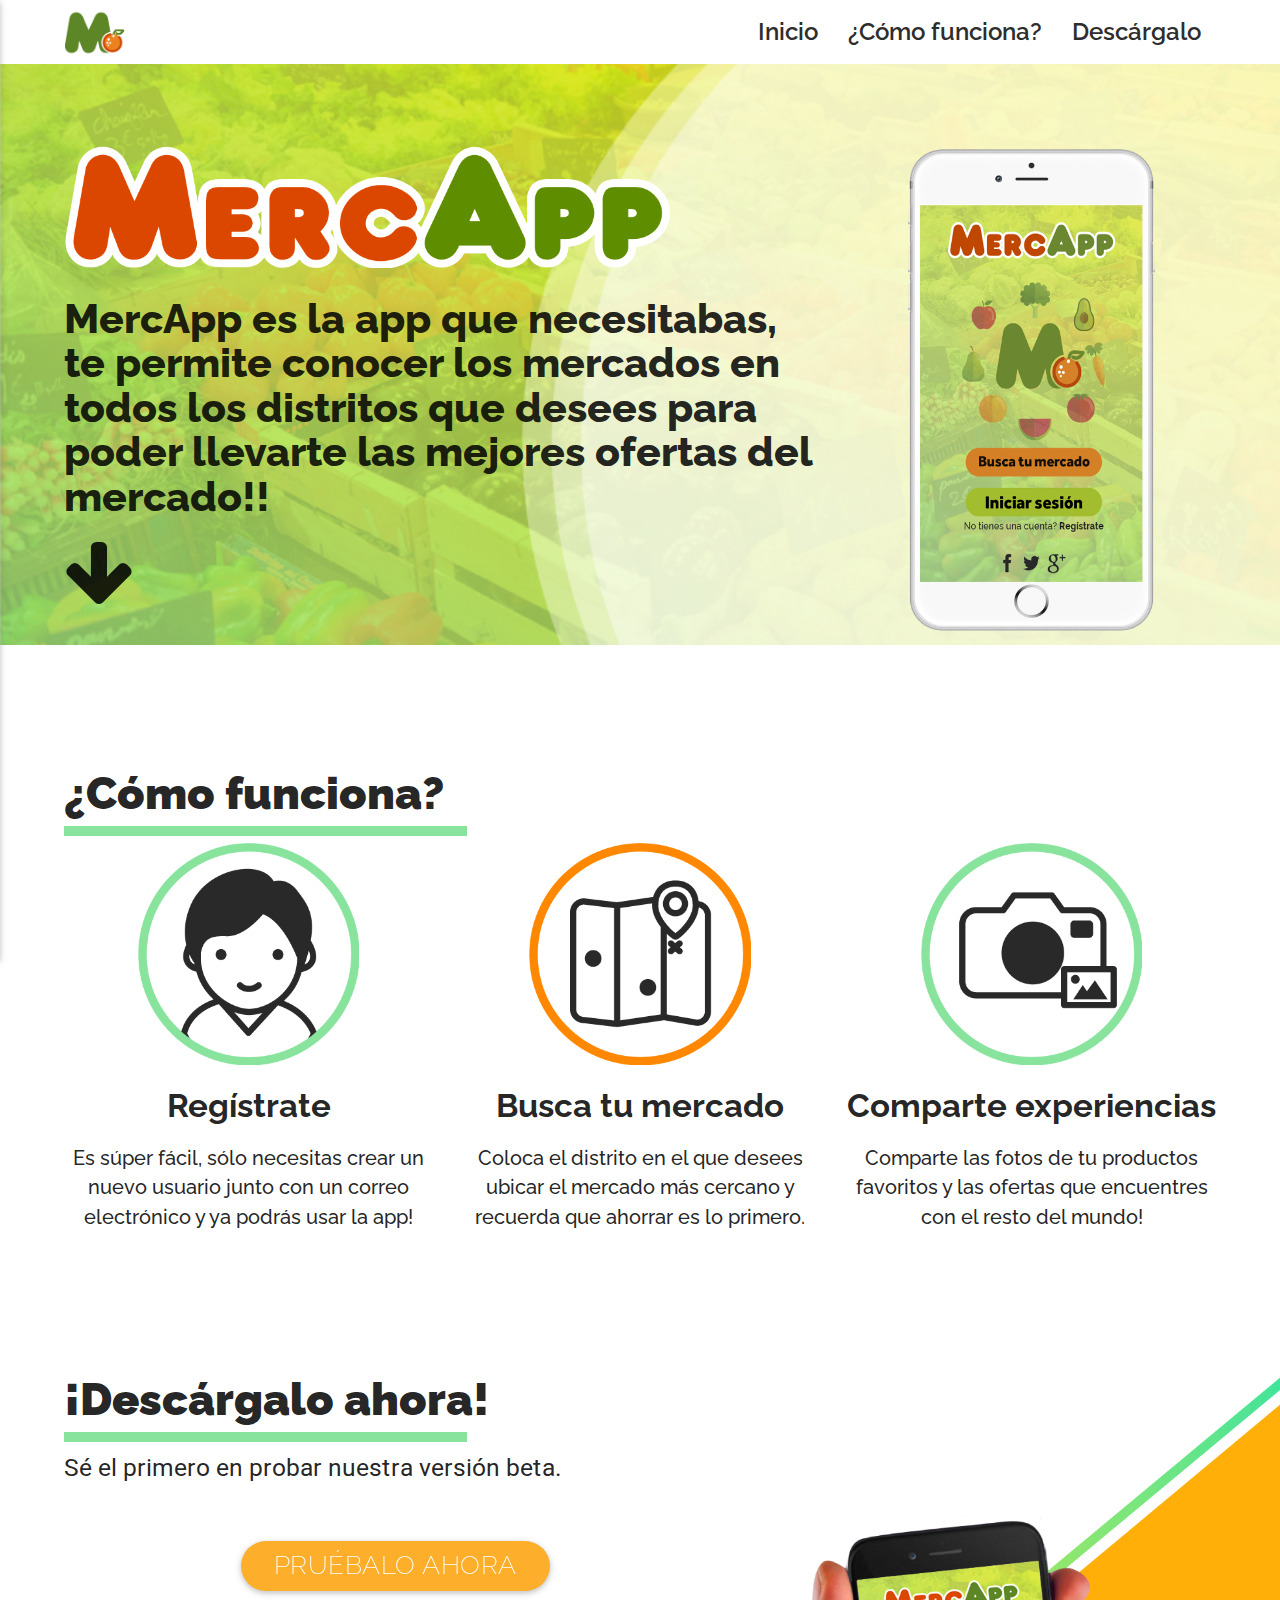
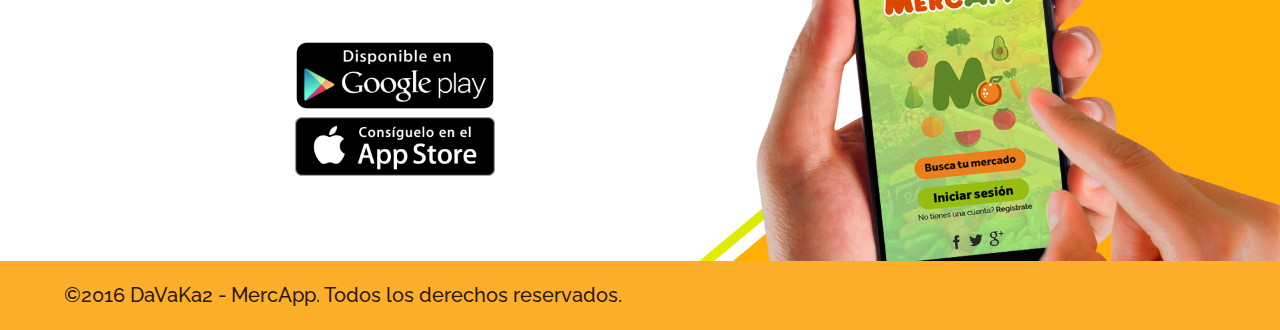
<file: index.html>
<!DOCTYPE html>
<html lang="es-PE">
  <head>
    <meta charset="UTF-8">
    <meta name="viewport" content="width=device-width, initial-scale=1">
    <meta http-equiv="X-UA-Compatible" content="IE=edge,chrome=1">
    <meta name="description" content="">
    <title>MercApp</title>
    <link href="https://fonts.googleapis.com/css?family=Raleway:400,900,800,700,500,600" rel="stylesheet" type="text/css">
    <link rel="shortcut icon" type="image/png" href="assets/imagenes/logo-ma.png">
    <link rel="stylesheet" type="text/css" href="assets/css/font-awesome.min.css">
    <link rel="stylesheet" type="text/css" href="assets/css/font-awesome.css">
    <link rel="stylesheet" type="text/css" href="assets/css/materialize.min.css">
    <link rel="stylesheet" type="text/css" href="assets/css/materialize.css">
    <link rel="stylesheet" type="text/css" href="assets/css/index.css">
  </head>
  <body>
    <header>
      <nav>
        <div class="container">
          <div class="nav-wrapper"><a href="#" class="brand-logo"> <img src="assets/imagenes/logo-ma.png"></a><a href="#" data-activates="mobile-demo" class="button-collapse"><i class="material-icons"> <img src="assets/imagenes/menu.png"></i></a>
            <ul class="right hide-on-med-and-down">
              <li><a href="index.html">Inicio</a></li>
              <li><a href="#services">¿Cómo funciona?</a></li>
              <li><a href="#download">Descárgalo</a></li>
            </ul>
            <ul id="mobile-demo" class="side-nav">
              <li><a href="index.html">Inicio</a></li>
              <li><a href="#services">¿Cómo funciona?</a></li>
              <li><a href="#download">Descárgalo</a></li>
            </ul>
          </div>
        </div>
      </nav>
    </header>
    <section id="indexbg">
      <div class="container">
        <div class="row">
          <div class="col m8"><img src="assets/imagenes/logowebmapp.png" class="imglogo">
            <h3>MercApp es la app que necesitabas, te permite conocer los mercados en todos los distritos que desees para poder llevarte las mejores ofertas del mercado!!</h3><i class="fa fa-arrow-down center"></i>
          </div>
          <div class="col m4 center"><img src="assets/imagenes/iphone.png" class="imgiphone"></div>
        </div>
      </div>
    </section>
    <section id="services">
      <div class="container">
        <h2>¿Cómo funciona?</h2>
        <hr>
        <div class="row">
          <div class="col m4 center"><img src="assets/imagenes/icon1.png">
            <h4>Regístrate</h4>
            <p>Es súper fácil, sólo necesitas crear un nuevo usuario junto con un correo electrónico y ya podrás usar la app!</p>
          </div>
          <div class="col m4 center"><img src="assets/imagenes/icon2.png">
            <h4>Busca tu mercado</h4>
            <p>Coloca el distrito en el que desees ubicar el mercado más cercano y recuerda que ahorrar es lo primero.</p>
          </div>
          <div class="col m4 center"><img src="assets/imagenes/icon3.png">
            <h4>Comparte experiencias</h4>
            <p>Comparte las fotos de tu productos favoritos y las ofertas que encuentres con el resto del mundo!</p>
          </div>
        </div>
      </div>
    </section>
    <section id="download">
      <div class="container">
        <h2>¡Descárgalo ahora!</h2>
        <hr>
        <h5>Sé el primero en probar nuestra versión beta.</h5>
        <div class="row">
          <div class="col s12 m7">
            <div class="col s6 offset-s3"><a href="home.html" class="btn waves-effect waves-light">Pruébalo ahora</a></div>
          </div>
        </div>
        <div class="row downbtn">
          <div class="col s12 m7">
            <div class="row center">
              <div class="col s12"><img src="assets/imagenes/btnplaystore.png"></div>
              <div class="col s12"><img src="assets/imagenes/btnapple.png"></div>
            </div>
          </div>
        </div>
      </div>
    </section>
    <footer>
      <div class="container">
        <p>©2016 DaVaKa2 - MercApp. Todos los derechos reservados.</p>
      </div>
    </footer>
    <script type="text/javascript" src="https://code.jquery.com/jquery-2.1.1.min.js"></script>
    <script type="text/javascript" src="assets/js/materialize.min.js"></script>
    <script type="text/javascript" src="assets/js/materialize.js"></script>
    <script type="text/javascript" src="assets/js/modal.js"></script>
  </body>
</html>
</file>
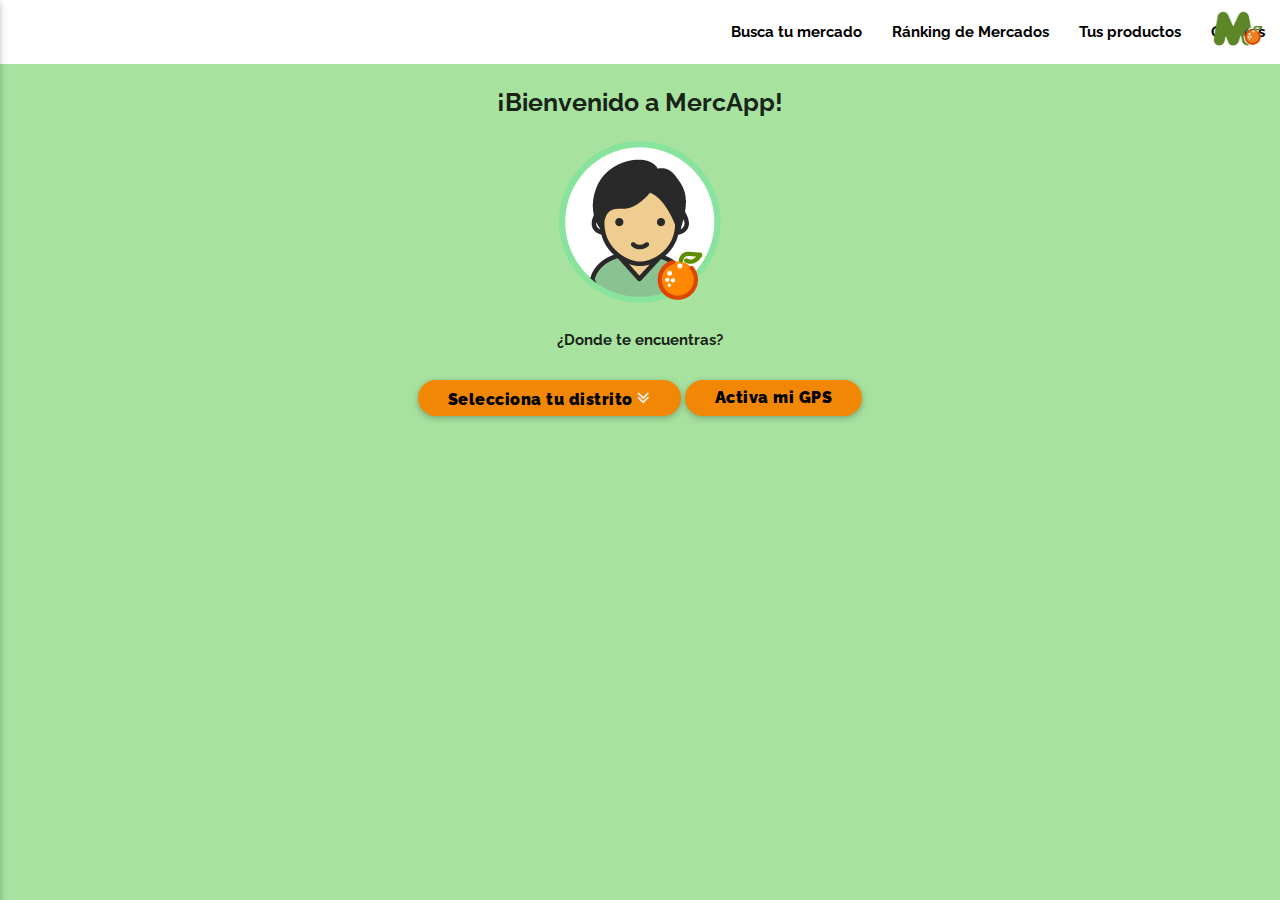
<file: bienvenido.html>
<!DOCTYPE html>
<html lang="es-PE">
  <head>
    <meta charset="UTF-8">
    <title>Bienvenido</title>
    <meta name="viewport" content="width=device-width, user-scalable=no, initial-scale=1.0, maximum-scale=1.0, minimum-scale=1.0">
    <link rel="shortcut icon" type="image/png" href="assets/imagenes/logo-ma.png">
    <link href="https://fonts.googleapis.com/css?family=Raleway:400,600,800,900,700" rel="stylesheet" type="text/css">
    <link rel="stylesheet" type="text/css" href="assets/css/font-awesome.min.css">
    <link rel="stylesheet" type="text/css" href="assets/css/font-awesome.css">
    <link rel="stylesheet" type="text/css" href="assets/css/materialize.css">
    <link rel="stylesheet" type="text/css" href="assets/css/materialize.min.css">
    <link rel="stylesheet" type="text/css" href="assets/css/main.css">
  </head>
  <body>
    <nav>
      <div class="nav-wrapper"><a href="home.html" class="brand-logo right"><img src="assets/imagenes/logo-ma.png"></a><a href="#" data-activates="mobile-demo" class="button-collapse"><img src="assets/imagenes/menu.png" alt=""></a>
        <ul class="right hide-on-med-and-down">
          <li><a href="bienvenido.html">Busca tu mercado</a></li>
          <li><a href="listaSelecionaDistrito.html">Ránking de Mercados</a></li>
          <li><a href="#">Tus productos</a></li>
          <li><a href="Oferta.html">Ofertas</a></li>
        </ul>
        <ul id="mobile-demo" class="side-nav">
          <li><a>Invitado<i aria-hidden="true" class="fa fa-user"></i></a></li>
          <li><a href="bienvenido.html">Busca tu mercado</a></li>
          <li><a href="listaSelecionaDistrito.html">Ránking de Mercados</a></li>
          <li><a href="#">Tus productos</a></li>
          <li><a href="Oferta.html">Ofertas</a></li>
        </ul>
      </div>
    </nav>
    <section id="bienvenido">
      <h5>¡Bienvenido a MercApp!</h5><img src="assets/imagenes/iconproductos.png" alt="">
      <h6>¿Donde te encuentras?</h6><a href="#" data-activates="dropdown1" class="dropdown-button btn">Selecciona tu distrito <i class="fa fa-angle-double-down"></i></a>
      <ul id="dropdown1" class="dropdown-content">
        <li><a href="mapamercados.html">Lima</a></li>
        <li><a href="mapamercados.html">Ancón</a></li>
        <li><a href="mapamercados.html">Ate</a></li>
        <li><a href="mapamercados.html">Barranco</a></li>
        <li><a href="mapamercados.html">Breña</a></li>
        <li><a href="mapamercados.html">Carabayllo</a></li>
        <li><a href="mapamercados.html">Chaclacayo</a></li>
        <li><a href="mapamercados.html">Chorrillos</a></li>
        <li><a href="mapamercados.html">Cieneguilla	</a></li>
        <li><a href="mapamercados.html">Comas	</a></li>
        <li><a href="mapamercados.html">El Agustino	</a></li>
        <li><a href="mapamercados.html">Independencia	</a></li>
        <li><a href="#!">Jesus Maria	</a></li>
        <li><a href="mapamercados.html">La Molina	</a></li>
        <li><a href="mapamercados.html">La Victoria	</a></li>
        <li><a href="mapamercados.html">Lince	</a></li>
        <li><a href="mapamercados.html">Los Olivos</a></li>
        <li><a href="mapamercados.html">Lurigancho	</a></li>
        <li><a href="mapamercados.html">Lurin	</a></li>
        <li><a href="mapamercados.html">Magdalena del Mar	</a></li>
        <li><a href="mapamercados.html">Pueblo Libre</a></li>
        <li><a href="mapamercados.html">Miraflores	</a></li>
        <li><a href="mapamercados.html">Pachacamac	</a></li>
        <li><a href="mapamercados.html">Pucusana	</a></li>
        <li><a href="mapamercados.html">Puente Piedra	</a></li>
        <li><a href="mapamercados.html">Punta Hermosa	</a></li>
        <li><a href="mapamercados.html">Punta Negra	</a></li>
        <li><a href="mapamercados.html">Rimac	</a></li>
        <li><a href="mapamercados.html">San Bartolo	</a></li>
        <li><a href="mapamercados.html">San Borja	</a></li>
        <li><a href="mapamercados.html">San Isidro	</a></li>
        <li><a href="mapamercados.html">San Juan de Lurigancho</a></li>
        <li><a href="mapamercados.html">San Juan de Miraflores</a></li>
        <li><a href="mapamercados.html">San Luis	</a></li>
        <li><a href="mapamercados.html">San Martin de Porres	</a></li>
        <li><a href="mapamercados.html">San Miguel	</a></li>
        <li><a href="mapamercados.html">Santa Anita	</a></li>
        <li><a href="mapamercados.html">Santa Maria del Mar	</a></li>
        <li><a href="mapamercados.html">Santa Rosa	</a></li>
        <li><a href="mapamercados.html">Santiago de Surco</a></li>
        <li><a href="mapamercados.html">Surquillo	</a></li>
        <li><a href="mapamercados.html">Villa EL Salvador	</a></li>
        <li><a href="mapamercados.html">Villa Maria del Triunfo 				 																																										   </a></li>
      </ul><a href="mapaMercadoCercano.html" class="btn">Activa mi GPS		</a>
    </section>
    <script type="text/javascript" src="https://code.jquery.com/jquery-2.1.1.min.js"></script>
    <script type="text/javascript" src="assets/js/materialize.min.js"></script>
    <script type="text/javascript" src="assets/js/materialize.js"></script>
    <script type="text/javascript" src="assets/js/modal.js"></script>
  </body>
</html>
</file>
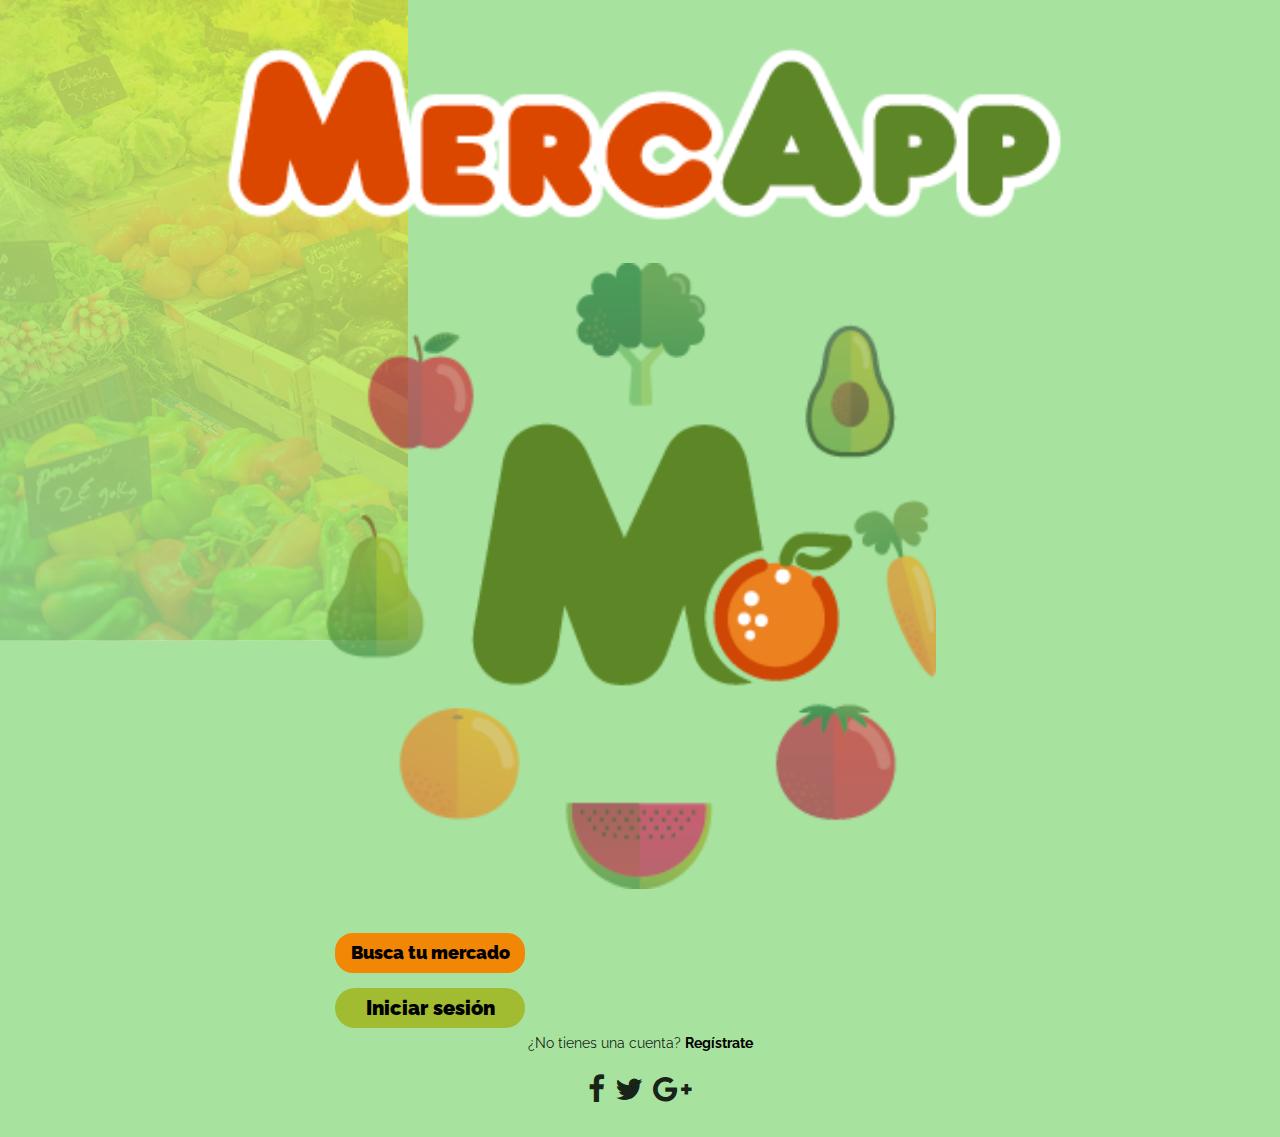
<file: home.html>
<!DOCTYPE html>
<html lang="es-PE">
  <head>
    <meta charset="UTF-8">
    <title>Home</title>
    <meta name="viewport" content="width=device-width, user-scalable=no, initial-scale=1.0, maximum-scale=1.0, minimum-scale=1.0">
    <link rel="shortcut icon" type="image/png" href="assets/imagenes/logo-ma.png">
    <link href="https://fonts.googleapis.com/css?family=Raleway:400,600,800,900,700" rel="stylesheet" type="text/css">
    <link rel="stylesheet" type="text/css" href="assets/css/font-awesome.min.css">
    <link rel="stylesheet" type="text/css" href="assets/css/font-awesome.css">
    <link rel="stylesheet" type="text/css" href="assets/css/materialize.css">
    <link rel="stylesheet" type="text/css" href="assets/css/materialize.min.css">
    <link rel="stylesheet" type="text/css" href="assets/css/main.css">
  </head>
  <body>
    <section id="home">
      <div class="container">
        <div class="row">
          <div class="col s12">
            <div class="logo"><img src="assets/imagenes/logo_mapp.png"></div>
            <div class="mercapp"><img src="assets/imagenes/logomamovil.png"></div>
            <button class="busca-home"><a href="bienvenido.html">
                <p>Busca tu mercado</p></a></button>
            <button class="inicia-sesion"><a>
                <p>Iniciar sesión</p></a></button>
            <p class="registrate">¿No tienes una cuenta?<a> <span>Regístrate</span></a></p>
            <div class="redes">
              <div class="red-social"><span><i class="fa fa-facebook fa-2x"></i></span></div>
              <div class="red-social"><span><i class="fa fa-twitter fa-2x"></i></span></div>
              <div class="red-social"><span><i class="fa fa-google-plus fa-2x"></i></span></div>
            </div>
          </div>
        </div>
      </div>
    </section>
    <script type="text/javascript" src="https://code.jquery.com/jquery-2.1.1.min.js"></script>
    <script type="text/javascript" src="assets/js/materialize.min.js"></script>
    <script type="text/javascript" src="assets/js/materialize.js"></script>
    <script type="text/javascript" src="assets/js/modal.js"></script>
  </body>
</html>
</file>
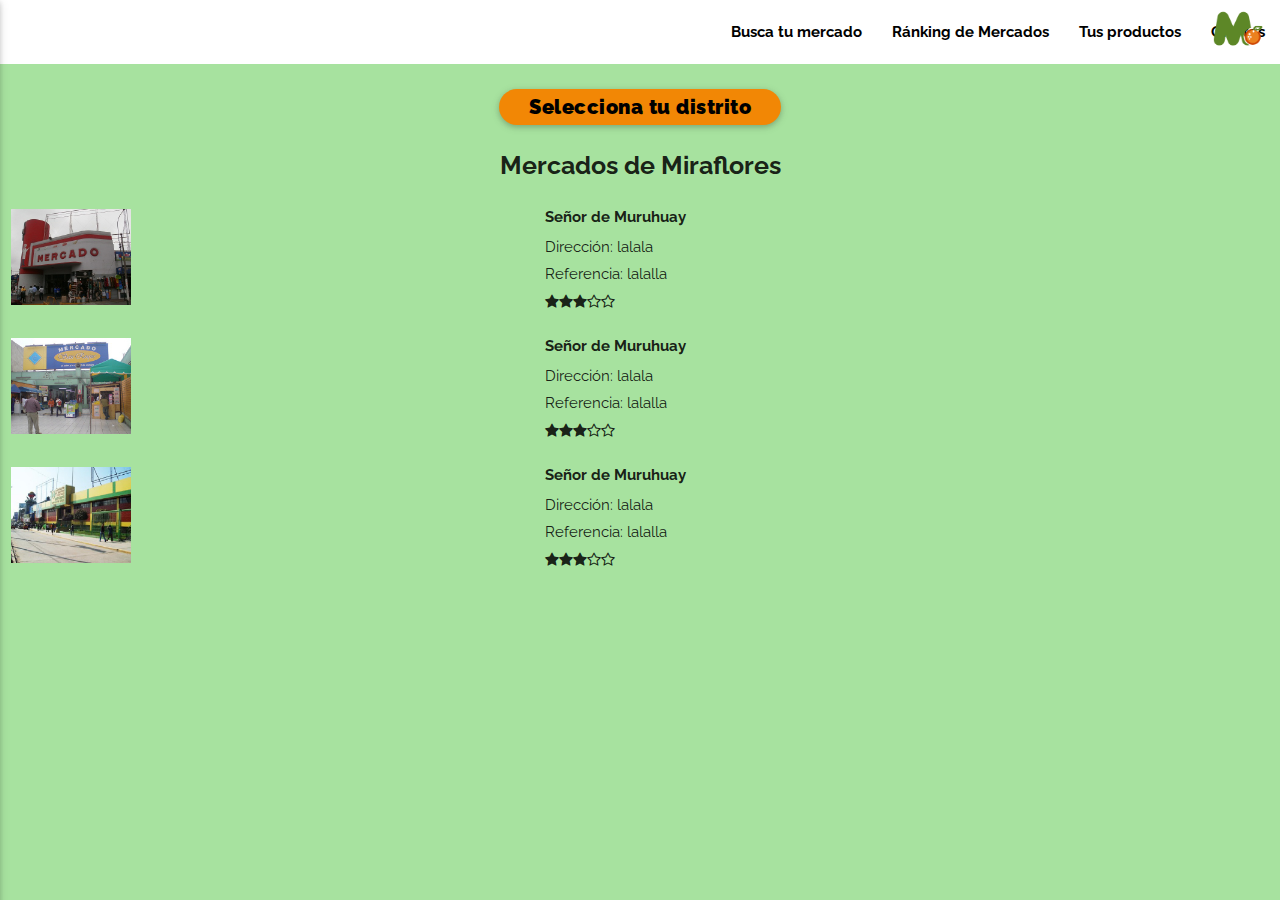
<file: listaSelecionaDistrito.html>
<!DOCTYPE html>
<html lang="es-PE">
  <head>
    <meta charset="UTF-8">
    <title>Ránking de Mercados</title>
    <meta name="viewport" content="width=device-width, user-scalable=no, initial-scale=1.0, maximum-scale=1.0, minimum-scale=1.0">
    <link rel="shortcut icon" type="image/png" href="assets/imagenes/logo-ma.png">
    <link href="https://fonts.googleapis.com/css?family=Raleway:400,600,800,900,700" rel="stylesheet" type="text/css">
    <link rel="stylesheet" type="text/css" href="assets/css/font-awesome.min.css">
    <link rel="stylesheet" type="text/css" href="assets/css/font-awesome.css">
    <link rel="stylesheet" type="text/css" href="assets/css/materialize.css">
    <link rel="stylesheet" type="text/css" href="assets/css/materialize.min.css">
    <link rel="stylesheet" type="text/css" href="assets/css/main.css">
  </head>
  <body>
    <nav>
      <div class="nav-wrapper"><a href="home.html" class="brand-logo right"><img src="assets/imagenes/logo-ma.png"></a><a href="#" data-activates="mobile-demo" class="button-collapse"><img src="assets/imagenes/menu.png" alt=""></a>
        <ul class="right hide-on-med-and-down">
          <li><a href="bienvenido.html">Busca tu mercado</a></li>
          <li><a href="listaSelecionaDistrito.html">Ránking de Mercados</a></li>
          <li><a href="#">Tus productos</a></li>
          <li><a href="Oferta.html">Ofertas</a></li>
        </ul>
        <ul id="mobile-demo" class="side-nav">
          <li><a>Invitado<i aria-hidden="true" class="fa fa-user"></i></a></li>
          <li><a href="bienvenido.html">Busca tu mercado</a></li>
          <li><a href="listaSelecionaDistrito.html">Ránking de Mercados</a></li>
          <li><a href="#">Tus productos</a></li>
          <li><a href="Oferta.html">Ofertas</a></li>
        </ul>
      </div>
    </nav>
    <section id="lista"><a href="#" data-activates="dropdown1" class="dropdown-button btn">Selecciona tu distrito</a>
      <ul id="dropdown1" class="dropdown-content">
        <li><a href="#!">Lima</a></li>
        <li><a href="#!">Ancón</a></li>
        <li><a href="#!">Ate</a></li>
        <li><a href="#!">Barranco</a></li>
        <li><a href="#!">Breña</a></li>
        <li><a href="#!">Carabayllo</a></li>
        <li><a href="#!">Chaclacayo</a></li>
        <li><a href="#!">Chorrillos</a></li>
        <li><a href="#!">Cieneguilla	</a></li>
        <li><a href="#!">Comas	</a></li>
        <li><a href="#!">El Agustino	</a></li>
        <li><a href="#!">Independencia	</a></li>
        <li><a href="#!">Jesus Maria	</a></li>
        <li><a href="#!">La Molina	</a></li>
        <li><a href="#!">La Victoria	</a></li>
        <li><a href="#!">Lince	</a></li>
        <li><a href="#!">Los Olivos</a></li>
        <li><a href="#!">Lurigancho	</a></li>
        <li><a href="#!">Lurin	</a></li>
        <li><a href="#!">Magdalena del Mar	</a></li>
        <li><a href="#!">Pueblo Libre</a></li>
        <li><a href="#!">Miraflores	</a></li>
        <li><a href="#!">Pachacamac	</a></li>
        <li><a href="#!">Pucusana	</a></li>
        <li><a href="#!">Puente Piedra	</a></li>
        <li><a href="#!">Punta Hermosa	</a></li>
        <li><a href="#!">Punta Negra	</a></li>
        <li><a href="#!">Rimac	</a></li>
        <li><a href="#!">San Bartolo	</a></li>
        <li><a href="#!">San Borja	</a></li>
        <li><a href="#!">San Isidro	</a></li>
        <li><a href="#!">San Juan de Lurigancho</a></li>
        <li><a href="#!">San Juan de Miraflores</a></li>
        <li><a href="#!">San Luis	</a></li>
        <li><a href="#!">San Martin de Porres	</a></li>
        <li><a href="#!">San Miguel	</a></li>
        <li><a href="#!">Santa Anita	</a></li>
        <li><a href="#!">Santa Maria del Mar	</a></li>
        <li><a href="#!">Santa Rosa	</a></li>
        <li><a href="#!">Santiago de Surco</a></li>
        <li><a href="#!">Surquillo	</a></li>
        <li><a href="#!">Villa EL Salvador	</a></li>
        <li><a href="#!">Villa Maria del Triunfo 				 																																										   </a></li>
      </ul>
      <h5>Mercados de Miraflores</h5>
      <div class="row descripcion">
        <div class="col s5">
          <div class="img"><img src="assets/imagenes/mercado1.jpg"></div>
        </div>
        <div class="col s7">
          <h6>Señor de Muruhuay</h6>
          <p>Dirección: lalala </p>
          <p>Referencia: lalalla
            <div class="icon"></div><i aria-hidden="true" class="fa fa-star"></i><i aria-hidden="true" class="fa fa-star"></i><i aria-hidden="true" class="fa fa-star"></i><i aria-hidden="true" class="fa fa-star-o"></i><i aria-hidden="true" class="fa fa-star-o"></i>
          </p>
        </div>
      </div>
      <div class="row descripcion">
        <div class="col s5">
          <div class="img"><img src="assets/imagenes/mercado2.jpg"></div>
        </div>
        <div class="col s7">
          <h6>Señor de Muruhuay</h6>
          <p>Dirección: lalala </p>
          <p>Referencia: lalalla
            <div class="icon"></div><i aria-hidden="true" class="fa fa-star"></i><i aria-hidden="true" class="fa fa-star"></i><i aria-hidden="true" class="fa fa-star"></i><i aria-hidden="true" class="fa fa-star-o"></i><i aria-hidden="true" class="fa fa-star-o"></i>
          </p>
        </div>
      </div>
      <div class="row descripcion">
        <div class="col s5">
          <div class="img"><img src="assets/imagenes/mercado3.jpg"></div>
        </div>
        <div class="col s7">
          <h6>Señor de Muruhuay</h6>
          <p>Dirección: lalala </p>
          <p>Referencia: lalalla
            <div class="icon"></div><i aria-hidden="true" class="fa fa-star"></i><i aria-hidden="true" class="fa fa-star"></i><i aria-hidden="true" class="fa fa-star"></i><i aria-hidden="true" class="fa fa-star-o"></i><i aria-hidden="true" class="fa fa-star-o"></i>
          </p>
        </div>
      </div>
    </section>
    <script type="text/javascript" src="https://code.jquery.com/jquery-2.1.1.min.js"></script>
    <script type="text/javascript" src="assets/js/materialize.min.js"></script>
    <script type="text/javascript" src="assets/js/materialize.js"></script>
    <script type="text/javascript" src="assets/js/modal.js"></script>
  </body>
</html>
</file>
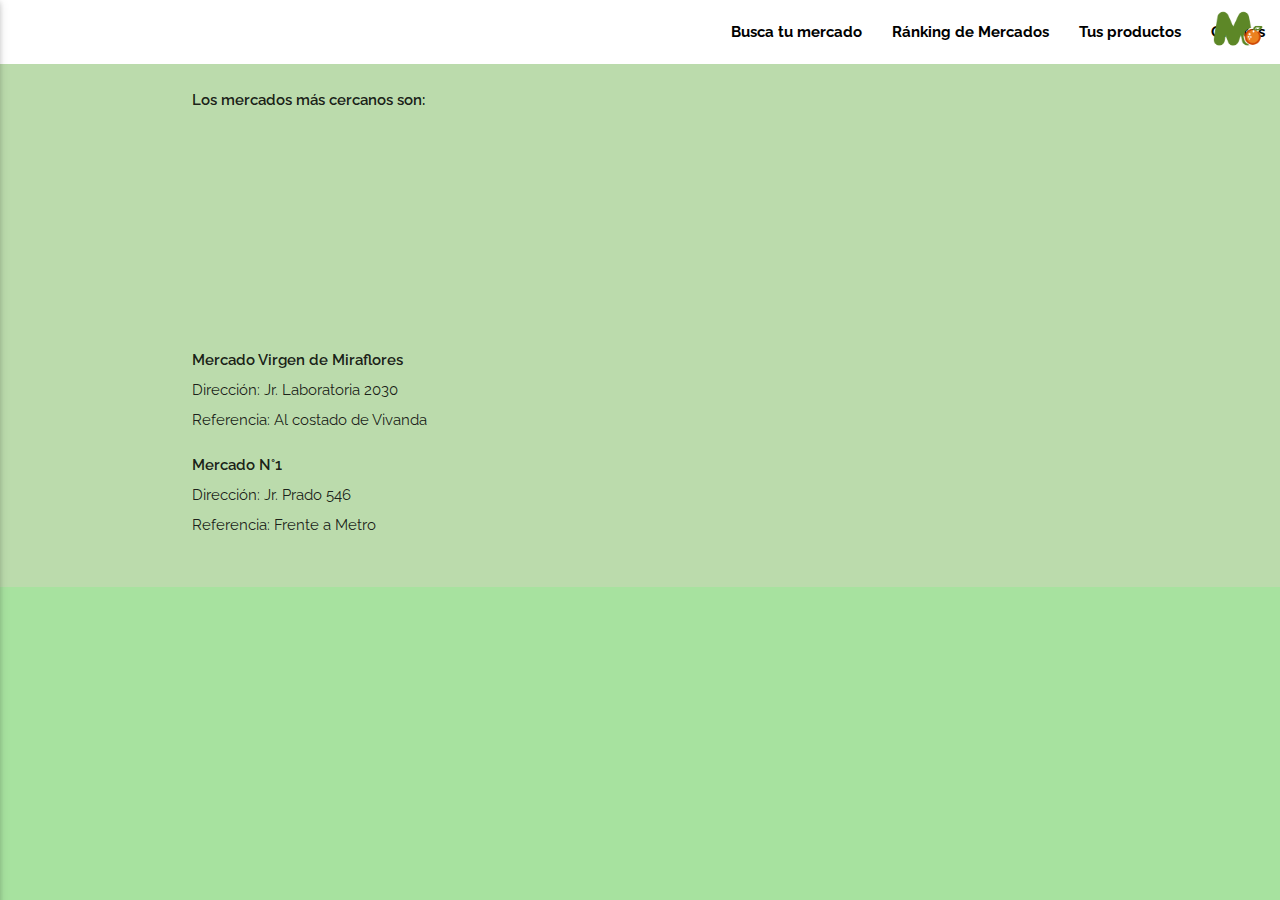
<file: mapaMercadoCercano.html>
<!DOCTYPE html>
<html lang="es-PE">
  <head>
    <meta charset="UTF-8">
    <title>Mercados cercanos</title>
    <meta name="viewport" content="width=device-width, user-scalable=no, initial-scale=1.0, maximum-scale=1.0, minimum-scale=1.0">
    <link rel="shortcut icon" type="image/png" href="assets/imagenes/logo-ma.png">
    <link href="https://fonts.googleapis.com/css?family=Raleway:400,600,800,900,700" rel="stylesheet" type="text/css">
    <link rel="stylesheet" type="text/css" href="assets/css/font-awesome.min.css">
    <link rel="stylesheet" type="text/css" href="assets/css/font-awesome.css">
    <link rel="stylesheet" type="text/css" href="assets/css/materialize.css">
    <link rel="stylesheet" type="text/css" href="assets/css/materialize.min.css">
    <link rel="stylesheet" type="text/css" href="assets/css/main.css">
  </head>
  <body>
    <nav>
      <div class="nav-wrapper"><a href="home.html" class="brand-logo right"><img src="assets/imagenes/logo-ma.png"></a><a href="#" data-activates="mobile-demo" class="button-collapse"><img src="assets/imagenes/menu.png" alt=""></a>
        <ul class="right hide-on-med-and-down">
          <li><a href="bienvenido.html">Busca tu mercado</a></li>
          <li><a href="listaSelecionaDistrito.html">Ránking de Mercados</a></li>
          <li><a href="#">Tus productos</a></li>
          <li><a href="Oferta.html">Ofertas</a></li>
        </ul>
        <ul id="mobile-demo" class="side-nav">
          <li><a>Invitadosss<i aria-hidden="true" class="fa fa-user"></i></a></li>
          <li><a href="bienvenido.html">Busca tu mercado</a></li>
          <li><a href="listaSelecionaDistrito.html">Ránking de Mercados</a></li>
          <li><a href="#">Tus productos</a></li>
          <li><a href="Oferta.html">Ofertas</a></li>
        </ul>
      </div>
    </nav>
    <section id="mercado-cercano">
      <div class="container">
        <div class="row">
          <div class="col s12">
            <p class="mercados-cercanos">Los mercados más cercanos son:</p>
            <div class="mapa">
              <iframe src="https://www.google.com/maps/embed?pb=!1m18!1m12!1m3!1d4638.981186775773!2d-77.03592588067981!3d-12.11881296154783!2m3!1f0!2f0!3f0!3m2!1i1024!2i768!4f13.1!3m3!1m2!1s0x0000000000000000%3A0x75a39531fec524aa!2sLaboratoria.la!5e0!3m2!1ses!2spe!4v1462798768455" width="270" height="200" frameborder="0" style="border:0" allowfullscreen></iframe>
            </div>
            <div class="datos-mercado">
              <p class="nombre-mercado">Mercado Virgen de Miraflores</p>
              <p class="direccion">Dirección: Jr. Laboratoria 2030</p>
              <p class="referencia">Referencia: Al costado de Vivanda</p>
            </div>
            <div class="datos-mercado">
              <p class="nombre-mercado">Mercado N°1</p>
              <p class="direccion">Dirección: Jr. Prado 546</p>
              <p class="referencia">Referencia: Frente a Metro</p>
            </div>
          </div>
        </div>
      </div>
    </section>
    <script type="text/javascript" src="https://code.jquery.com/jquery-2.1.1.min.js"></script>
    <script type="text/javascript" src="assets/js/materialize.min.js"></script>
    <script type="text/javascript" src="assets/js/materialize.js"></script>
    <script type="text/javascript" src="assets/js/modal.js"></script>
  </body>
</html>
</file>
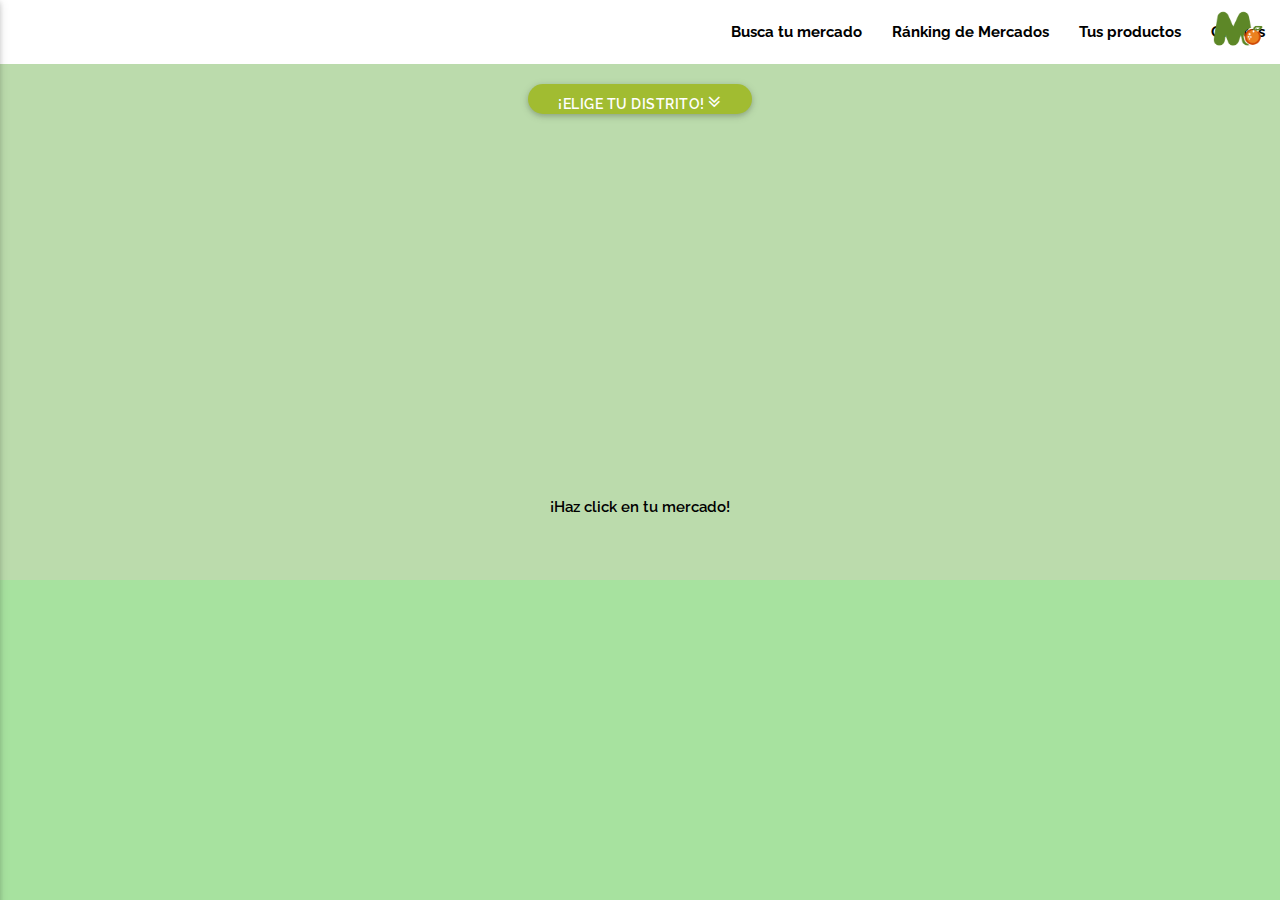
<file: mapamercados.html>
<!DOCTYPE html>
<html lang="es-PE">
  <head>
    <meta charset="UTF-8">
    <title>Mapa de mercados</title>
    <meta name="viewport" content="width=device-width, user-scalable=no, initial-scale=1.0, maximum-scale=1.0, minimum-scale=1.0">
    <link rel="shortcut icon" type="image/png" href="assets/imagenes/logo-ma.png">
    <link href="https://fonts.googleapis.com/css?family=Raleway:400,600,800,900,700" rel="stylesheet" type="text/css">
    <link rel="stylesheet" type="text/css" href="assets/css/font-awesome.min.css">
    <link rel="stylesheet" type="text/css" href="assets/css/font-awesome.css">
    <link rel="stylesheet" type="text/css" href="assets/css/materialize.css">
    <link rel="stylesheet" type="text/css" href="assets/css/materialize.min.css">
    <link rel="stylesheet" type="text/css" href="assets/css/main.css">
  </head>
  <body>
    <nav>
      <div class="nav-wrapper"><a href="home.html" class="brand-logo right"><img src="assets/imagenes/logo-ma.png"></a><a href="#" data-activates="mobile-demo" class="button-collapse"><img src="assets/imagenes/menu.png" alt=""></a>
        <ul class="right hide-on-med-and-down">
          <li><a href="bienvenido.html">Busca tu mercado</a></li>
          <li><a href="listaSelecionaDistrito.html">Ránking de Mercados</a></li>
          <li><a href="#">Tus productos</a></li>
          <li><a href="Oferta.html">Ofertas</a></li>
        </ul>
        <ul id="mobile-demo" class="side-nav">
          <li><a>Invitado<i aria-hidden="true" class="fa fa-user"></i></a></li>
          <li><a href="bienvenido.html">Busca tu mercado</a></li>
          <li><a href="listaSelecionaDistrito.html">Ránking de Mercados</a></li>
          <li><a href="#">Tus productos</a></li>
          <li><a href="Oferta.html">Ofertas</a></li>
        </ul>
      </div>
    </nav>
    <section id="mapa-mercados">
      <div class="container">
        <div class="row">
          <div class="col s12">
            <div class="lista-dropdown center"><a href="#" data-activates="dropdown1" class="dropdown-button btn center-block">¡Elige tu distrito! <i class="fa fa-angle-double-down"></i></a>
              <ul id="dropdown1" class="dropdown-content center-block">
                <li><a href="mapaUnMercado.html">Miraflores</a></li>
                <li><a href="mapaUnMercado.html">Pueblo Libre</a></li>
                <li><a href="mapaUnMercado.html">Lima</a></li>
                <li><a href="mapaUnMercado.html">Jesús María</a></li>
                <li><a href="mapaUnMercado.html">Surco</a></li>
                <li><a href="mapaUnMercado.html">Los Olivos</a></li>
                <li><a href="mapaUnMercado.html">San Martín de Porres</a></li>
              </ul>
            </div>
            <div class="mapa center"><a href="mapaUnMercado.html">
                <iframe src="https://www.google.com/maps/embed?pb=!1m18!1m12!1m3!1d4638.981186775773!2d-77.03592588067981!3d-12.11881296154783!2m3!1f0!2f0!3f0!3m2!1i1024!2i768!4f13.1!3m3!1m2!1s0x0000000000000000%3A0x75a39531fec524aa!2sLaboratoria.la!5e0!3m2!1ses!2spe!4v1462798768455" width="270" height="350" frameborder="0" style="border:0" allowfullscreen href="mapaUnMercado.html"></iframe></a><a href="mapaUnMercado.html">
                <p class="haz-click">¡Haz click en tu mercado!</p></a></div>
          </div>
        </div>
      </div>
    </section>
    <script type="text/javascript" src="https://code.jquery.com/jquery-2.1.1.min.js"></script>
    <script type="text/javascript" src="assets/js/materialize.min.js"></script>
    <script type="text/javascript" src="assets/js/materialize.js"></script>
    <script type="text/javascript" src="assets/js/modal.js"></script>
  </body>
</html>
</file>
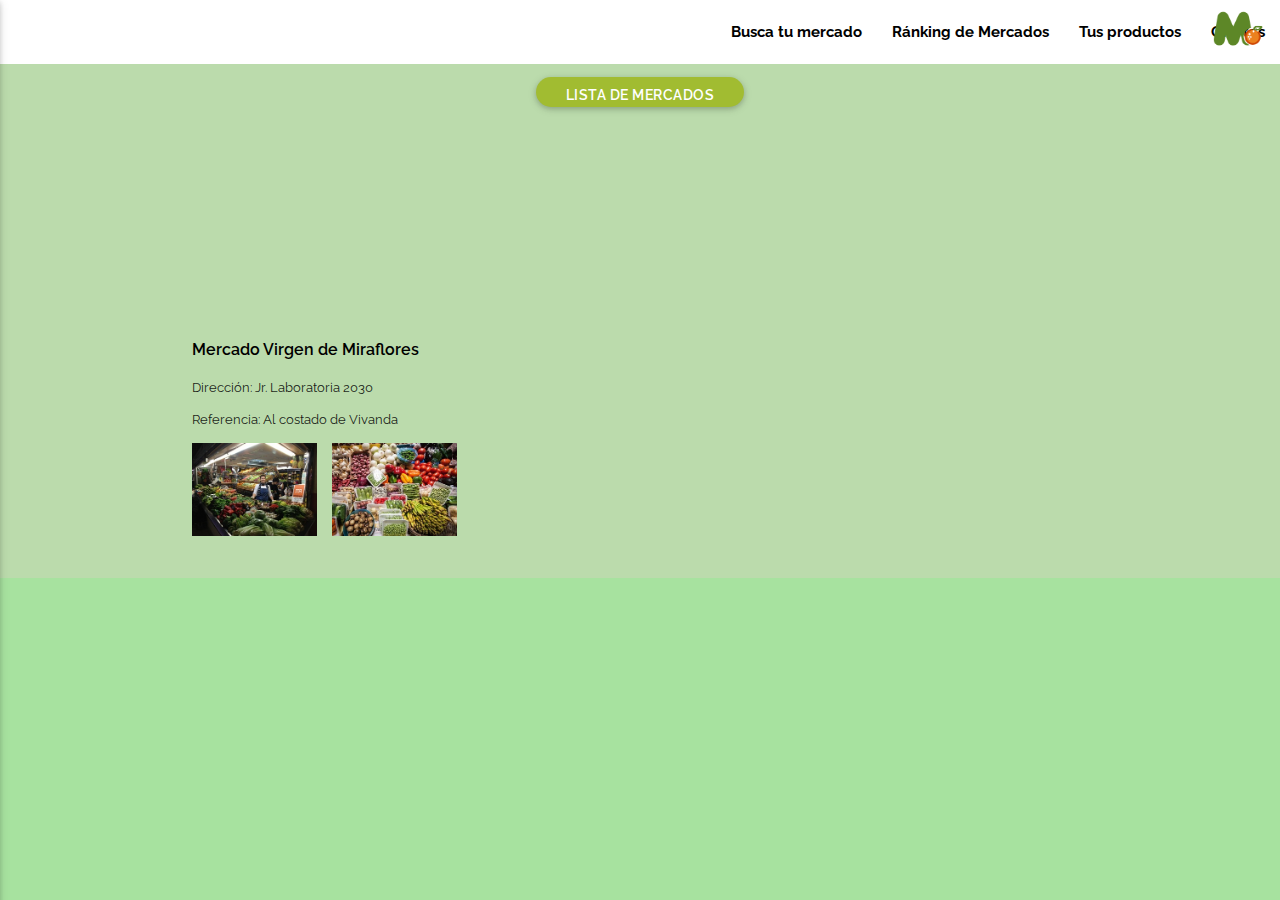
<file: mapaUnMercado.html>
<!DOCTYPE html>
<html lang="es-PE">
  <head>
    <meta charset="UTF-8">
    <title>Lista de Mercados</title>
    <meta name="viewport" content="width=device-width, user-scalable=no, initial-scale=1.0, maximum-scale=1.0, minimum-scale=1.0">
    <link rel="shortcut icon" type="image/png" href="assets/imagenes/logo-ma.png">
    <link href="https://fonts.googleapis.com/css?family=Raleway:400,600,800,900,700" rel="stylesheet" type="text/css">
    <link rel="stylesheet" type="text/css" href="assets/css/font-awesome.min.css">
    <link rel="stylesheet" type="text/css" href="assets/css/font-awesome.css">
    <link rel="stylesheet" type="text/css" href="assets/css/materialize.css">
    <link rel="stylesheet" type="text/css" href="assets/css/materialize.min.css">
    <link rel="stylesheet" type="text/css" href="assets/css/main.css">
  </head>
  <body>
    <nav>
      <div class="nav-wrapper"><a href="home.html" class="brand-logo right"><img src="assets/imagenes/logo-ma.png"></a><a href="#" data-activates="mobile-demo" class="button-collapse"><img src="assets/imagenes/menu.png" alt=""></a>
        <ul class="right hide-on-med-and-down">
          <li><a href="bienvenido.html">Busca tu mercado</a></li>
          <li><a href="listaSelecionaDistrito.html">Ránking de Mercados</a></li>
          <li><a href="#">Tus productos</a></li>
          <li><a href="Oferta.html">Ofertas</a></li>
        </ul>
        <ul id="mobile-demo" class="side-nav">
          <li><a>Invitado<i aria-hidden="true" class="fa fa-user"></i></a></li>
          <li><a href="bienvenido.html">Busca tu mercado</a></li>
          <li><a href="listaSelecionaDistrito.html">Ránking de Mercados</a></li>
          <li><a href="#">Tus productos</a></li>
          <li><a href="Oferta.html">Ofertas</a></li>
        </ul>
      </div>
    </nav>
    <section id="mapa-mercado-elegido">
      <div class="container">
        <div class="row">
          <div class="col s12">
            <div class="lista-dropdown center"><a href="#" data-activates="dropdown1" class="dropdown-button btn center-block">Lista de mercados</a>
              <ul id="dropdown1" class="dropdown-content center-block">
                <li><a href="mapamercados.html">Volver </a></li>
                <li><a href="#">Mercado Virgen de Miraflores</a></li>
                <li><a href="#">Mercado N°1</a></li>
                <li><a href="#">Mercado N°2</a></li>
                <li><a href="#">Mercado N°3</a></li>
                <li><a href="#">Mercado N°4	</a></li>
                <li><a href="#">Mercado N°5</a></li>
                <li><a href="#">Mercado N°6</a></li>
              </ul>
            </div>
            <iframe src="https://www.google.com/maps/embed?pb=!1m18!1m12!1m3!1d4638.981186775773!2d-77.03592588067981!3d-12.11881296154783!2m3!1f0!2f0!3f0!3m2!1i1024!2i768!4f13.1!3m3!1m2!1s0x0000000000000000%3A0x75a39531fec524aa!2sLaboratoria.la!5e0!3m2!1ses!2spe!4v1462798768455" width="270" height="200" frameborder="0" style="border:0" allowfullscreen></iframe>
            <div class="datos-mercado"><a href="perfilMercado.html">
                <p class="nombre-mercado">Mercado Virgen de Miraflores</p></a>
              <p class="direccion">Dirección: Jr. Laboratoria 2030</p>
              <p class="referencia">Referencia: Al costado de Vivanda</p>
              <div class="img-mercado"><img src="assets/imagenes/galeria3.jpg"><img src="assets/imagenes/galeria4.jpg"></div>
            </div>
          </div>
        </div>
      </div>
    </section>
    <script type="text/javascript" src="https://code.jquery.com/jquery-2.1.1.min.js"></script>
    <script type="text/javascript" src="assets/js/materialize.min.js"></script>
    <script type="text/javascript" src="assets/js/materialize.js"></script>
    <script type="text/javascript" src="assets/js/modal.js"></script>
  </body>
</html>
</file>
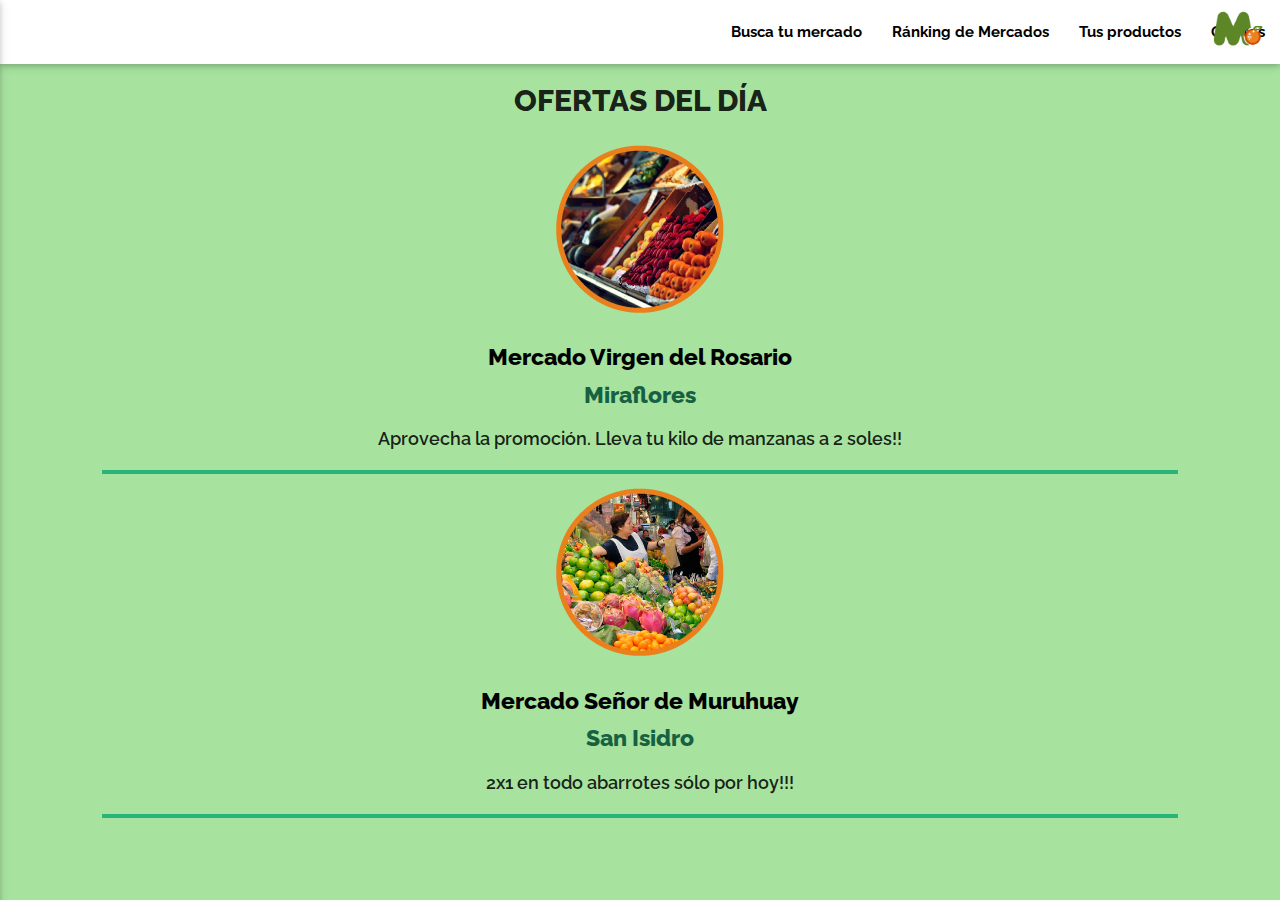
<file: Oferta.html>
<!DOCTYPE html>
<html lang="es-PE">
  <head>
    <meta charset="UTF-8">
    <title>Oferta</title>
    <meta name="viewport" content="width=device-width, user-scalable=no, initial-scale=1.0, maximum-scale=1.0, minimum-scale=1.0">
    <link rel="shortcut icon" type="image/png" href="assets/imagenes/logo-ma.png">
    <link href="https://fonts.googleapis.com/css?family=Raleway:400,600,800,900,700" rel="stylesheet" type="text/css">
    <link rel="stylesheet" type="text/css" href="assets/css/font-awesome.min.css">
    <link rel="stylesheet" type="text/css" href="assets/css/font-awesome.css">
    <link rel="stylesheet" type="text/css" href="assets/css/materialize.css">
    <link rel="stylesheet" type="text/css" href="assets/css/materialize.min.css">
    <link rel="stylesheet" type="text/css" href="assets/css/main.css">
  </head>
  <body>
    <nav>
      <div class="nav-wrapper"><a href="home.html" class="brand-logo right"><img src="assets/imagenes/logo-ma.png"></a><a href="#" data-activates="mobile-demo" class="button-collapse"><img src="assets/imagenes/menu.png" alt=""></a>
        <ul class="right hide-on-med-and-down">
          <li><a href="bienvenido.html">Busca tu mercado</a></li>
          <li><a href="listaSelecionaDistrito.html">Ránking de Mercados</a></li>
          <li><a href="#">Tus productos</a></li>
          <li><a href="Oferta.html">Ofertas</a></li>
        </ul>
        <ul id="mobile-demo" class="side-nav">
          <li><a>Invitadosss<i aria-hidden="true" class="fa fa-user"></i></a></li>
          <li><a href="bienvenido.html">Busca tu mercado</a></li>
          <li><a href="listaSelecionaDistrito.html">Ránking de Mercados</a></li>
          <li><a href="#">Tus productos</a></li>
          <li><a href="Oferta.html">Ofertas</a></li>
        </ul>
      </div>
    </nav>
    <section id="oferta" class="center">
      <h4>OFERTAS DEL DÍA</h4>
      <div class="boxoffer"><img src="assets/imagenes/mercado1.png"/>
        <h5 class="titoffer">Mercado Virgen del Rosario</h5>
        <h5>Miraflores</h5>
        <p class="descoffer">Aprovecha la promoción. Lleva tu kilo de manzanas a 2 soles!!</p>
      </div>
      <div class="boxoffer"><img src="assets/imagenes/mercado2.png"/>
        <h5 class="titoffer">Mercado Señor de Muruhuay</h5>
        <h5>San Isidro</h5>
        <p class="descoffer">2x1 en todo abarrotes sólo por hoy!!!</p>
      </div>
    </section>
    <script type="text/javascript" src="https://code.jquery.com/jquery-2.1.1.min.js"></script>
    <script type="text/javascript" src="assets/js/materialize.min.js"></script>
    <script type="text/javascript" src="assets/js/materialize.js"></script>
    <script type="text/javascript" src="assets/js/modal.js"></script>
  </body>
</html>
</file>
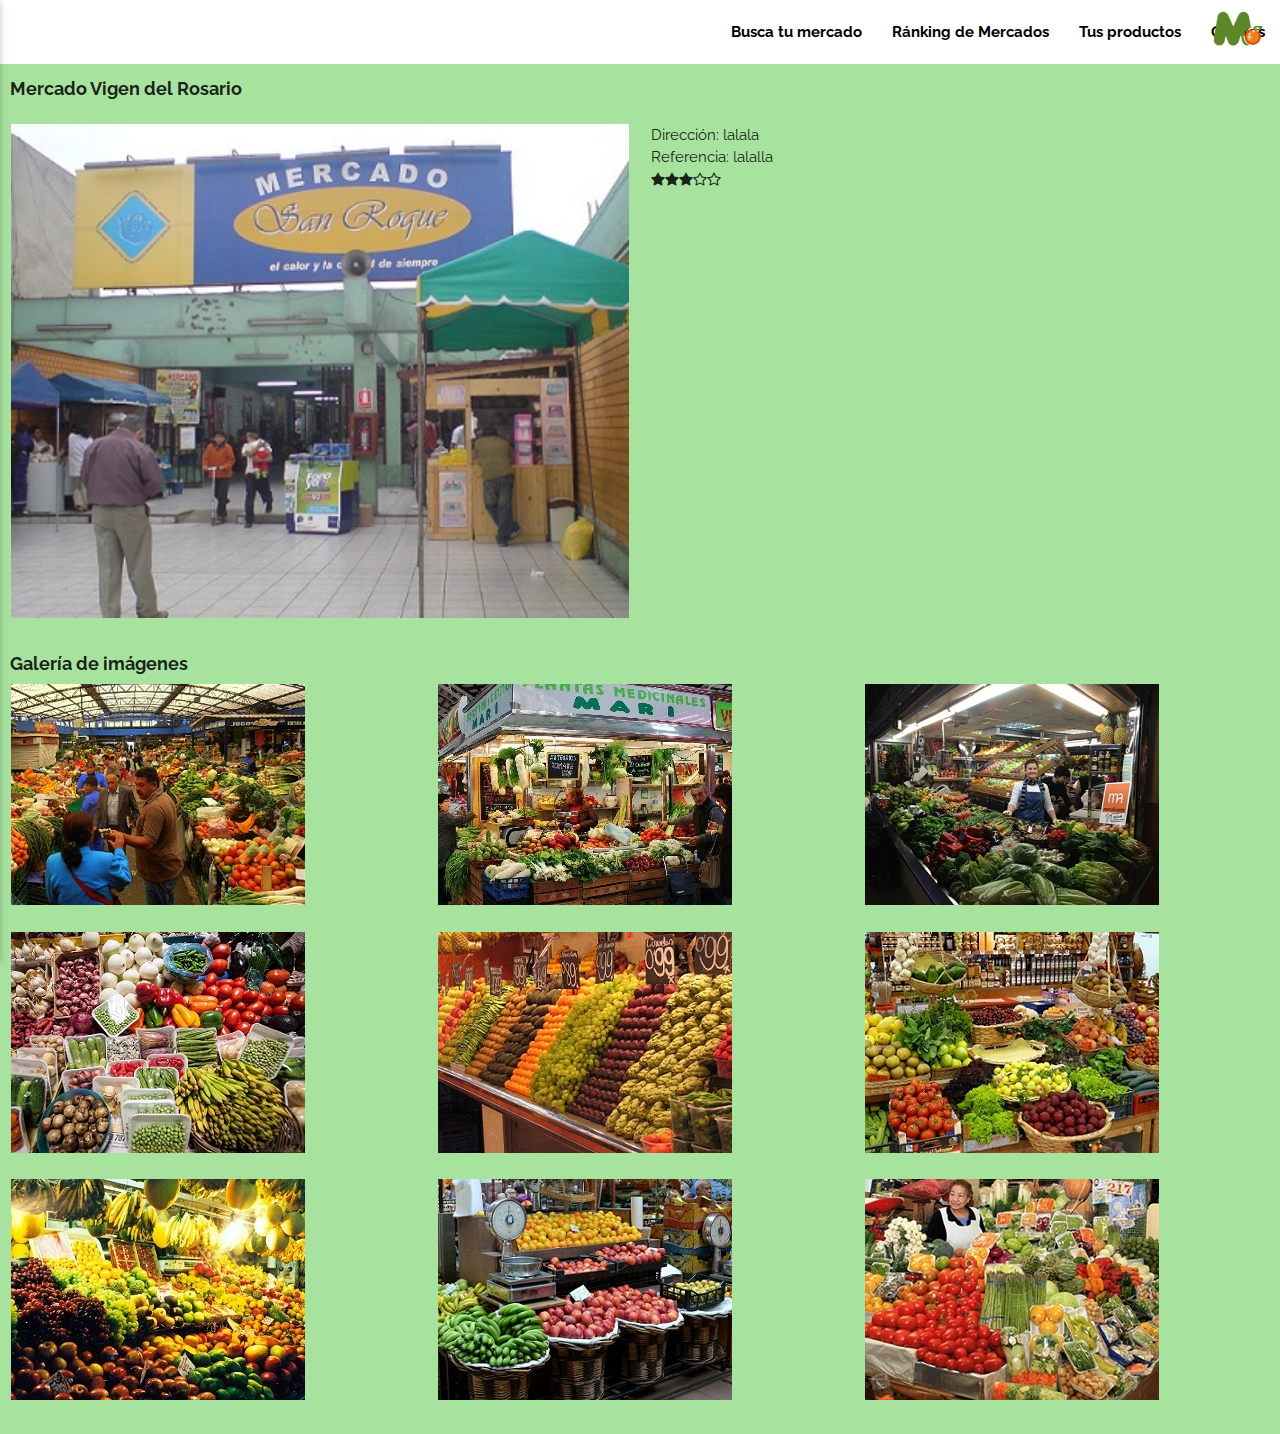
<file: perfilMercado.html>
<!DOCTYPE html>
<html lang="es-PE">
  <head>
    <meta charset="UTF-8">
    <title>Perfil</title>
    <meta name="viewport" content="width=device-width, user-scalable=no, initial-scale=1.0, maximum-scale=1.0, minimum-scale=1.0">
    <link rel="shortcut icon" type="image/png" href="assets/imagenes/logo-ma.png">
    <link href="https://fonts.googleapis.com/css?family=Raleway:400,600,800,900,700" rel="stylesheet" type="text/css">
    <link rel="stylesheet" type="text/css" href="assets/css/font-awesome.min.css">
    <link rel="stylesheet" type="text/css" href="assets/css/font-awesome.css">
    <link rel="stylesheet" type="text/css" href="assets/css/materialize.css">
    <link rel="stylesheet" type="text/css" href="assets/css/materialize.min.css">
    <link rel="stylesheet" type="text/css" href="assets/css/main.css">
  </head>
  <body>
    <nav>
      <div class="nav-wrapper"><a href="home.html" class="brand-logo right"><img src="assets/imagenes/logo-ma.png"></a><a href="#" data-activates="mobile-demo" class="button-collapse"><img src="assets/imagenes/menu.png" alt=""></a>
        <ul class="right hide-on-med-and-down">
          <li><a href="bienvenido.html">Busca tu mercado</a></li>
          <li><a href="listaSelecionaDistrito.html">Ránking de Mercados</a></li>
          <li><a href="#">Tus productos</a></li>
          <li><a href="Oferta.html">Ofertas</a></li>
        </ul>
        <ul id="mobile-demo" class="side-nav">
          <li><a>Invitadosss<i aria-hidden="true" class="fa fa-user"></i></a></li>
          <li><a href="bienvenido.html">Busca tu mercado</a></li>
          <li><a href="listaSelecionaDistrito.html">Ránking de Mercados</a></li>
          <li><a href="#">Tus productos</a></li>
          <li><a href="Oferta.html">Ofertas</a></li>
        </ul>
      </div>
    </nav>
    <section id="perfil">
      <h1>Mercado Vigen del Rosario</h1>
      <div class="row">
        <div class="col s6"><img src="assets/imagenes/mercado2.jpg" alt="" class="mercado"></div>
        <div class="col s6 text">
          <p class="per">Dirección: lalala <br> Referencia: lalalla</p><i aria-hidden="true" class="fa fa-star"></i><i aria-hidden="true" class="fa fa-star"></i><i aria-hidden="true" class="fa fa-star"></i><i aria-hidden="true" class="fa fa-star-o"></i><i aria-hidden="true" class="fa fa-star-o"></i>
        </div>
      </div>
      <h1>Galería de imágenes</h1>
      <div class="row">
        <div class="col s4"><a href="#modal1" class="waves-effect waves-orange modal-trigger"><img src="assets/imagenes/galeria1.jpg" alt=""></a>
          <div id="modal1" class="modal">
            <div class="modal-content"><img src="assets/imagenes/galeria1.jpg" alt="">
              <p>En este mercado hay grandes ofertas!</p>
            </div>
            <div class="modal-footer"><a class="modal-action modal-close waves-effect waves-green btn-flat">Aceptar</a></div>
          </div>
        </div>
        <div class="col s4"><a href="#modal1" class="waves-effect waves-orange modal-trigger"><img src="assets/imagenes/galeria2.jpg" alt=""></a>
          <div id="modal2" class="modal">
            <div class="modal-content"><img src="assets/imagenes/galeria2.jpg" alt="">
              <p>hola</p>
            </div>
            <div class="modal-footer"><a class="modal-action modal-close waves-effect waves-green btn-flat">Aceptar</a></div>
          </div>
        </div>
        <div class="col s4"><a href="#modal1" class="waves-effect waves-orange modal-trigger"><img src="assets/imagenes/galeria3.jpg" alt=""></a>
          <div id="modal1" class="modal">
            <div class="modal-content">
              <h3>titulo</h3>
              <p>hola</p>
            </div>
            <div class="modal-footer"><a class="modal-action modal-close waves-effect waves-green btn-flat">Aceptar</a></div>
          </div>
        </div>
      </div>
      <div class="row">
        <div class="col s4"><a href="#modal1" class="waves-effect waves-orange modal-trigger"><img src="assets/imagenes/galeria4.jpg" alt=""></a>
          <div id="modal1" class="modal">
            <div class="modal-content">
              <h3>titulo</h3>
              <p>hola</p>
            </div>
            <div class="modal-footer"><a class="modal-action modal-close waves-effect waves-green btn-flat">Aceptar</a></div>
          </div>
        </div>
        <div class="col s4"><a href="#modal1" class="waves-effect waves-orange modal-trigger"><img src="assets/imagenes/galeria5.jpg" alt=""></a>
          <div id="modal1" class="modal">
            <div class="modal-content">
              <h3>titulo</h3>
              <p>hola</p>
            </div>
            <div class="modal-footer"><a class="modal-action modal-close waves-effect waves-green btn-flat">Aceptar</a></div>
          </div>
        </div>
        <div class="col s4"><a href="#modal1" class="waves-effect waves-orange modal-trigger"><img src="assets/imagenes/galeria6.jpg" alt=""></a>
          <div id="modal1" class="modal">
            <div class="modal-content">
              <h3>titulo</h3>
              <p>hola</p>
            </div>
            <div class="modal-footer"><a class="modal-action modal-close waves-effect waves-green btn-flat">Aceptar</a></div>
          </div>
        </div>
      </div>
      <div class="row">
        <div class="col s4"><a href="#modal1" class="waves-effect waves-orange modal-trigger"><img src="assets/imagenes/galeria7.jpg" alt=""></a>
          <div id="modal1" class="modal">
            <div class="modal-content">
              <h3>titulo</h3>
              <p>hola</p>
            </div>
            <div class="modal-footer"><a class="modal-action modal-close waves-effect waves-green btn-flat">Aceptar</a></div>
          </div>
        </div>
        <div class="col s4"><a href="#modal1" class="waves-effect waves-orange modal-trigger"><img src="assets/imagenes/galeria8.jpg" alt=""></a>
          <div id="modal1" class="modal">
            <div class="modal-content">
              <h3>titulo</h3>
              <p>hola</p>
            </div>
            <div class="modal-footer"><a class="modal-action modal-close waves-effect waves-green btn-flat">Aceptar</a></div>
          </div>
        </div>
        <div class="col s4"><a href="#modal1" class="waves-effect waves-orange modal-trigger"><img src="assets/imagenes/galeria9.jpg" alt=""></a>
          <div id="modal1" class="modal">
            <div class="modal-content">
              <h3>titulo</h3>
              <p>hola</p>
            </div>
            <div class="modal-footer"><a class="modal-action modal-close waves-effect waves-green btn-flat">Aceptar</a></div>
          </div>
        </div>
      </div>
    </section>
    <script type="text/javascript" src="https://code.jquery.com/jquery-2.1.1.min.js"></script>
    <script type="text/javascript" src="assets/js/materialize.min.js"></script>
    <script type="text/javascript" src="assets/js/materialize.js"></script>
    <script type="text/javascript" src="assets/js/modal.js"></script>
  </body>
</html>
</file>
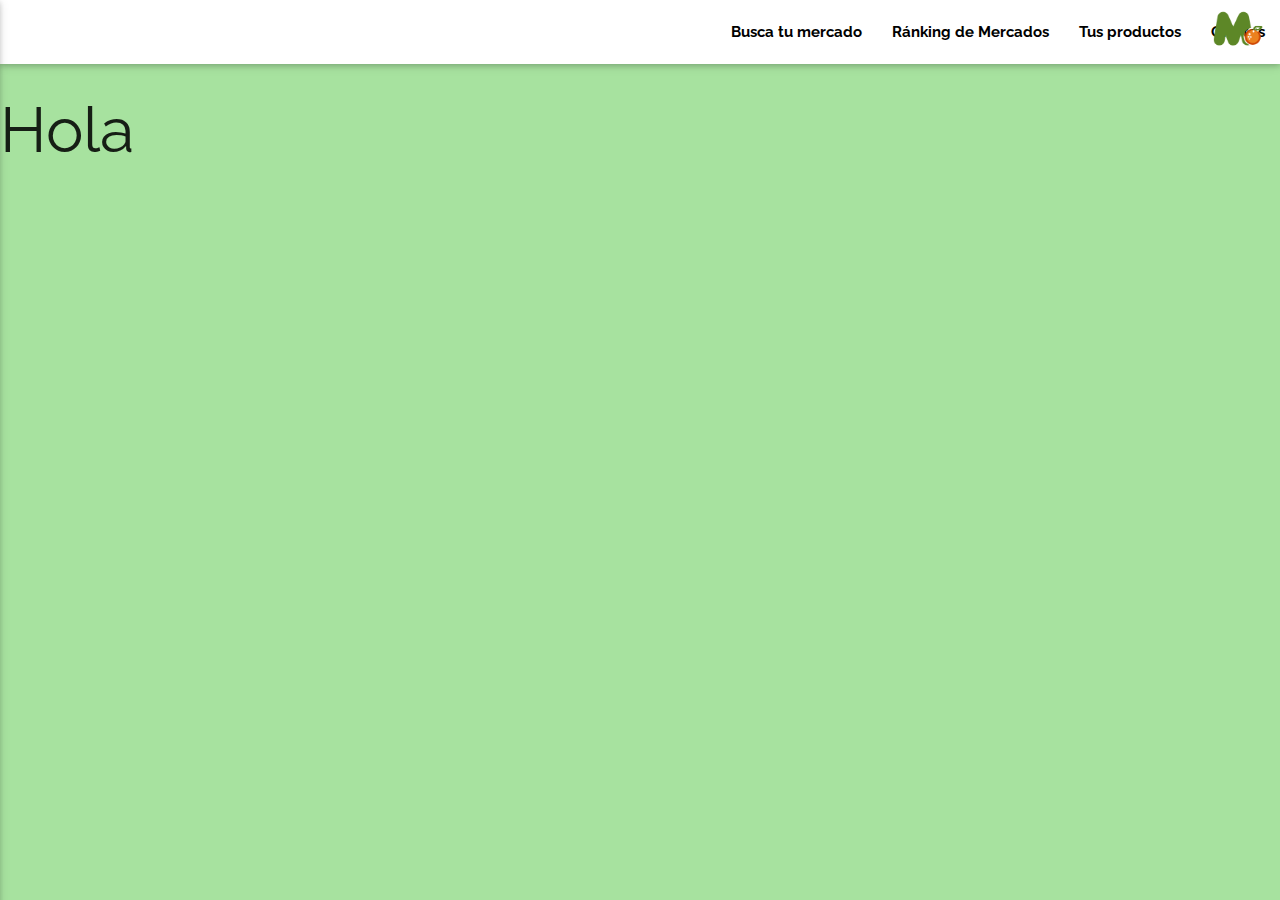
<file: productoCompartir.html>
<!DOCTYPE html>
<html lang="es-PE">
  <head>
    <meta charset="UTF-8">
    <title>Home</title>
    <meta name="viewport" content="width=device-width, user-scalable=no, initial-scale=1.0, maximum-scale=1.0, minimum-scale=1.0">
    <link rel="shortcut icon" type="image/png" href="assets/imagenes/logo-ma.png">
    <link href="https://fonts.googleapis.com/css?family=Raleway:400,600,800,900,700" rel="stylesheet" type="text/css">
    <link rel="stylesheet" type="text/css" href="assets/css/font-awesome.min.css">
    <link rel="stylesheet" type="text/css" href="assets/css/font-awesome.css">
    <link rel="stylesheet" type="text/css" href="assets/css/materialize.css">
    <link rel="stylesheet" type="text/css" href="assets/css/materialize.min.css">
    <link rel="stylesheet" type="text/css" href="assets/css/main.css">
  </head>
  <body>
    <nav>
      <div class="nav-wrapper"><a href="home.html" class="brand-logo right"><img src="assets/imagenes/logo-ma.png"></a><a href="#" data-activates="mobile-demo" class="button-collapse"><img src="assets/imagenes/menu.png" alt=""></a>
        <ul class="right hide-on-med-and-down">
          <li><a href="bienvenido.html">Busca tu mercado</a></li>
          <li><a href="listaSelecionaDistrito.html">Ránking de Mercados</a></li>
          <li><a href="#">Tus productos</a></li>
          <li><a href="Oferta.html">Ofertas</a></li>
        </ul>
        <ul id="mobile-demo" class="side-nav">
          <li><a>Invitadosss<i aria-hidden="true" class="fa fa-user"></i></a></li>
          <li><a href="bienvenido.html">Busca tu mercado</a></li>
          <li><a href="listaSelecionaDistrito.html">Ránking de Mercados</a></li>
          <li><a href="#">Tus productos</a></li>
          <li><a href="Oferta.html">Ofertas</a></li>
        </ul>
      </div>
    </nav>
    <section>
      <h1>Hola</h1>
    </section>
    <script type="text/javascript" src="https://code.jquery.com/jquery-2.1.1.min.js"></script>
    <script type="text/javascript" src="assets/js/materialize.min.js"></script>
    <script type="text/javascript" src="assets/js/materialize.js"></script>
    <script type="text/javascript" src="assets/js/modal.js"></script>
  </body>
</html>
</file>
<file: assets/css/index.css>
.container {
  width: 90%; }

h1 {
  margin: 0; }

h2 {
  font-family: "Raleway", Arial, sans-serif;
  font-size: 3em;
  font-weight: 900;
  margin-bottom: 0; }

h3 {
  font-family: "Raleway", Arial, sans-serif;
  font-size: 2.7em;
  font-weight: 800; }

h4 {
  font-family: "Raleway", Arial, sans-serif;
  font-size: 2.2em;
  font-weight: 700; }

p {
  font-family: "Raleway", Arial, sans-serif;
  font-size: 1.3em;
  font-weight: 500; }

hr {
  background-color: #88E39D;
  border: none;
  height: 10px;
  margin-right: 65%; }

nav {
  background-color: white; }
  nav img {
    padding-top: 10px;
    width: 45%; }
  nav ul a {
    font-family: "Raleway", Arial, sans-serif;
    font-size: 1.6em;
    font-weight: 600;
    color: #2D2D2D; }
    nav ul a:hover {
      -webkit-transition: all 0.3s ease-out;
      -moz-transition: all 0.3s ease-out;
      -o-transition: all 0.3s ease-out;
      transition: all 0.3s ease-out;
      color: #6B8633;
      background-color: transparent; }

#indexbg {
  background: url("../imagenes/bgindex.jpg") 0 0 no-repeat fixed;
  background-size: cover;
  padding-top: 80px; }
  #indexbg .imglogo {
    width: 80%; }
  #indexbg .imgiphone {
    width: 70%; }
  #indexbg .fa {
    font-size: 5em; }

#services {
  padding: 6% 0; }
  #services img {
    width: 60%; }

#download {
  background: url("../imagenes/download.png") 100% 0 no-repeat;
  background-size: 55%;
  padding-bottom: 3%; }
  #download .btn {
    font-family: "Raleway", Arial, sans-serif;
    font-size: 1.7em;
    font-weight: 200;
    background-color: #FDAE2B;
    border-radius: 45px;
    width: 100%;
    margin-top: 50px;
    height: 50px;
    padding-top: 2%; }
  #download .downbtn {
    padding-top: 60px; }
    #download .downbtn img {
      width: 300px; }

footer {
  background-color: #FDAE2B;
  padding: 20px 0; }
  footer p {
    margin: 0; }

@media screen and (max-width: 480px) {
  #indexbg {
    background: url("../imagenes/bgindexsmall.jpg") 0 0 no-repeat fixed;
    background-size: cover;
    padding-top: 30px; }
    #indexbg .imgiphone {
      width: 50%; }
    #indexbg h3 {
      font-size: 1.5em; }

  #download {
    background: url("../imagenes/download.png") 100% 83% no-repeat;
    background-size: 45%;
    padding-bottom: 22px; }
    #download .btn {
      font-family: "Raleway", Arial, sans-serif;
      font-size: 0.85em;
      font-weight: 200;
      height: 42px;
      margin-top: 0px; }
    #download .downbtn {
      padding-top: 0px; }
      #download .downbtn img {
        width: 100px; }

  footer {
    margin-top: -50px;
    padding: 15px 0; }
    footer p {
      font-size: 1em; } }
@media screen and (min-width: 481px) and (max-width: 768px) {
  #indexbg {
    background: url("../imagenes/bgindexsmall.jpg") 0 0 no-repeat fixed;
    background-size: cover; }
    #indexbg .imgiphone {
      width: 100%; }
    #indexbg h3 {
      font-size: 2.1em; }

  #download h5 {
    margin-right: 30%; }
  #download .btn {
    font-family: "Raleway", Arial, sans-serif;
    font-size: 0.85em;
    font-weight: 200;
    height: 42px;
    margin-top: 0px; }
  #download .downbtn {
    padding-top: 0px; }
    #download .downbtn img {
      width: 80px; }

  footer {
    margin-top: -40px;
    padding: 15px 0; }
    footer p {
      font-size: 1em; } }
@media screen and (min-width: 768px) and (max-width: 1024px) {
  #indexbg {
    background: url("../imagenes/bgindexmedium.jpg") 0 0 no-repeat fixed;
    background-size: cover; }

  #download {
    background: url("../imagenes/download.png") 100% 0 no-repeat;
    background-size: 55%;
    padding-bottom: 3%; }
    #download h5 {
      margin-right: 30%; }
    #download .btn {
      font-family: "Raleway", Arial, sans-serif;
      font-size: 0.85em;
      font-weight: 200;
      height: 42px;
      margin-top: 0px; }
    #download .downbtn {
      padding-top: 10px; }
      #download .downbtn img {
        width: 150px; }

  footer {
    margin-top: -20px;
    padding: 15px 0; }
    footer p {
      font-size: 1em; } }
@media screen and (min-width: 1024px) and (max-width: 1300px) {
  #download {
    background: url("../imagenes/download.png") 100% 0 no-repeat;
    background-size: 55%;
    padding-bottom: 3%; }
    #download .downbtn {
      padding-top: 30px; }
      #download .downbtn img {
        width: 200px; } }

/*# sourceMappingURL=index.css.map */
</file>
<file: assets/css/main.css>
body {
  height: 100%;
  width: 100%; }

nav {
  background: white; }
  nav .brand-logo img {
    width: 70px;
    padding: 10px; }
  nav .button-collapse img {
    width: 45px;
    padding-top: 15px;
    padding-left: 15px; }
  nav ul a {
    color: black;
    font-weight: 700; }
    nav ul a .fa {
      padding-left: 10px;
      font-size: 20px; }
  nav ul a:hover {
    background: #A7E29F; }
  nav .side-nav li:first-child {
    border-bottom: 3px solid #F28705; }

section#home {
  padding-top: 30px;
  height: 100%;
  width: 100%;
  background-image: url("../imagenes/bgapp.jpg");
  background-repeat: no-repeat; }
  section#home .logo {
    margin: auto; }
    section#home .logo img {
      width: 100%;
      margin-top: -5px; }
  section#home .mercapp img {
    width: 68%;
    margin-left: 15%;
    margin-top: 24px;
    margin-bottom: 37px; }
  section#home button.busca-home {
    display: block;
    background-color: #F28705;
    border-radius: 18px;
    height: 40px;
    width: 190px;
    border-style: none;
    margin-bottom: 15px;
    margin-left: 16%; }
    section#home button.busca-home a p {
      font-family: 'Raleway';
      font-weight: 900;
      font-size: 18px;
      text-decoration: none;
      color: black;
      margin: 0;
      margin: auto; }
  section#home button.inicia-sesion {
    display: block;
    background-color: #A1BC31;
    border-radius: 20px;
    height: 40px;
    width: 190px;
    border-style: none;
    margin-bottom: 5px;
    margin-left: 16%; }
    section#home button.inicia-sesion a p {
      font-family: 'Raleway';
      font-weight: 900;
      font-size: 20px;
      text-decoration: none;
      color: black;
      margin: 0;
      margin: auto; }
  section#home p.registrate {
    font-family: 'Raleway';
    font-size: 14px;
    margin: 0;
    text-align: center; }
    section#home p.registrate a {
      text-decoration: none; }
      section#home p.registrate a span {
        font-weight: bold;
        color: black; }
  section#home .redes {
    text-align: center;
    padding-top: 20px;
    padding-bottom: 11px; }
    section#home .redes .red-social {
      display: inline-block;
      padding-left: 3px;
      padding-right: 3px; }

#bienvenido {
  background: #A7E29F;
  text-align: center;
  padding-bottom: 11px; }
  #bienvenido h5 {
    margin: 0;
    padding: 25px 0;
    font-weight: 700; }
  #bienvenido h6 {
    padding: 15px 0;
    font-weight: 700; }
  #bienvenido .btn {
    background-color: #F28705;
    font-family: 'Raleway';
    font-weight: 900;
    font-size: 16px;
    text-decoration: none;
    color: black;
    margin: 10px 0;
    border-radius: 30px;
    text-transform: none; }

#lista {
  background: #A7E29F;
  text-align: center;
  padding-bottom: 21px; }
  #lista .btn {
    background-color: #F28705;
    border-radius: 20px;
    color: black;
    margin: 25px 0 15px 0;
    font-family: 'Raleway';
    font-weight: 900;
    font-size: 20px;
    text-decoration: none;
    text-transform: none; }
  #lista .img {
    width: 120px; }
    #lista .img img {
      width: 100%; }
  #lista h5 {
    font-weight: bold;
    margin-bottom: 30px; }
  #lista .s7 {
    text-align: left; }
    #lista .s7 h6 {
      margin: 0 0 10px;
      font-weight: bolder; }
    #lista .s7 p {
      margin: 5px 0; }
  #lista .descripcion {
    margin: 20px 0 0; }

section#mercado-cercano {
  background-color: #BBDBAC;
  background-size: 100%;
  padding-top: 10px;
  padding-bottom: 4px; }
  section#mercado-cercano .mercados-cercanos {
    font-weight: 600;
    font-size: 15px; }
  section#mercado-cercano .mapa {
    margin-bottom: 20px;
    margin-top: 15px; }
  section#mercado-cercano .datos-mercado {
    margin-bottom: 30px; }
    section#mercado-cercano .datos-mercado p {
      line-height: 1; }
    section#mercado-cercano .datos-mercado .nombre-mercado {
      font-weight: 600; }

section#mapa-mercados {
  background-color: #BBDBAC;
  background-size: 100%;
  padding-bottom: 27px; }
  section#mapa-mercados .lista-dropdown {
    margin-top: 20px;
    margin-bottom: 10px; }
    section#mapa-mercados .lista-dropdown a.btn {
      border-radius: 31px;
      background-color: #A1BC31;
      color: white;
      font-size: 14px;
      font-weight: 600;
      height: 30px; }
    section#mapa-mercados .lista-dropdown ul#dropdown1 {
      border-bottom-left-radius: 7px;
      border-bottom-right-radius: 7px;
      border-radius: 7px; }
      section#mapa-mercados .lista-dropdown ul#dropdown1 li a {
        color: black; }
        section#mapa-mercados .lista-dropdown ul#dropdown1 li a:hover {
          background-color: #A1BC31;
          color: white; }
  section#mapa-mercados a {
    text-decoration: none;
    color: black; }
    section#mapa-mercados a p.haz-click {
      text-align: center;
      font-weight: 600; }

.fa-angle-double-down {
  color: white;
  font-weight: normal; }

section#mapa-mercado-elegido {
  background-color: #BBDBAC;
  background-size: 100%;
  padding-bottom: 8px; }
  section#mapa-mercado-elegido .lista-dropdown {
    margin-top: 13px;
    margin-bottom: 8px; }
    section#mapa-mercado-elegido .lista-dropdown a.btn {
      border-radius: 25px;
      background-color: #A1BC31;
      font-size: 14px;
      font-weight: 600;
      height: 30px; }
    section#mapa-mercado-elegido .lista-dropdown ul#dropdown1 {
      border-bottom-left-radius: 7px;
      border-bottom-right-radius: 7px;
      border-radius: 7px; }
      section#mapa-mercado-elegido .lista-dropdown ul#dropdown1 li a {
        color: black;
        font-size: 13px; }
        section#mapa-mercado-elegido .lista-dropdown ul#dropdown1 li a:hover {
          background-color: #A1BC31;
          color: white; }
  section#mapa-mercado-elegido .datos-mercado a {
    text-decoration: none;
    color: black; }
  section#mapa-mercado-elegido .datos-mercado p {
    font-size: 13px; }
    section#mapa-mercado-elegido .datos-mercado p.nombre-mercado {
      font-weight: 600;
      font-size: 16px; }
  section#mapa-mercado-elegido .datos-mercado .img-mercado img {
    display: inline-block;
    margin: auto;
    text-align: center;
    width: 125px;
    margin-right: 15px;
    margin-bottom: 7px; }
  section#mapa-mercado-elegido .mapa {
    margin-top: 15px;
    margin-bottom: 15px; }

body {
  background-color: #A7E29F;
  font-family: "Raleway", Arial, sans-serif; }

section#oferta h4 {
  font-family: "Raleway", Arial, sans-serif;
  font-size: 2em;
  font-weight: 800;
  margin-top: 20px; }
section#oferta .boxoffer {
  border-bottom: 4px solid #29B479;
  margin: 0 8%; }
  section#oferta .boxoffer h5 {
    font-family: "Raleway", Arial, sans-serif;
    font-size: 1.5em;
    font-weight: 800;
    color: #166141; }
    section#oferta .boxoffer h5.titoffer {
      color: black; }
  section#oferta .boxoffer p.descoffer {
    font-family: "Raleway", Arial, sans-serif;
    font-size: 1.2em;
    font-weight: 600; }

#perfil {
  background: #A7E29F;
  margin: 0;
  padding: 0;
  padding-bottom: 7px;
  padding-top: 5px; }
  #perfil h1 {
    margin: 0;
    padding: 10px;
    font-size: 18px;
    font-weight: 700; }
  #perfil .mercado {
    width: 100%;
    padding-top: 15px; }
  #perfil .row .text {
    margin-top: 15px; }
    #perfil .row .text .per {
      margin: 0; }
  #perfil .row img {
    width: 100%;
    height: 100%; }

/*# sourceMappingURL=main.css.map */
</file>
